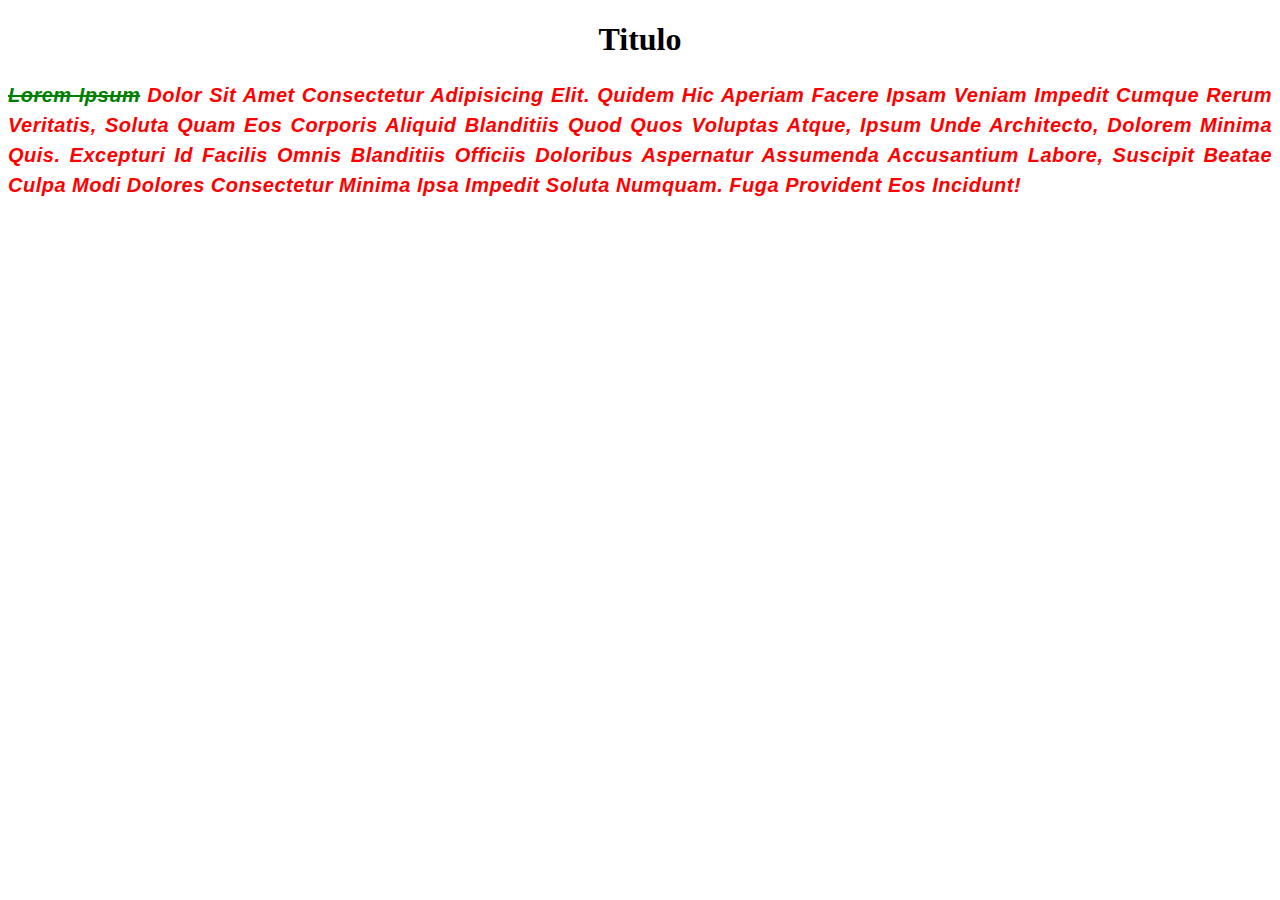
<file: Curso CSS/Fuente y Texto/index.html>
<!DOCTYPE html>
<html>
<head>
    <title>Propiedades de Texto</title>
    <link rel="stylesheet" href="styles.css">
</head>
<body>
    <h1>Titulo</h1>
    <p>
        <span>Lorem ipsum</span> dolor sit amet consectetur adipisicing elit. Quidem hic aperiam facere ipsam veniam impedit cumque rerum veritatis, soluta quam eos corporis aliquid blanditiis quod quos voluptas atque, ipsum unde architecto, dolorem minima quis. Excepturi id facilis omnis blanditiis officiis doloribus aspernatur assumenda accusantium labore, suscipit beatae culpa modi dolores consectetur minima ipsa impedit soluta numquam. Fuga provident eos incidunt!
    </p>
</body>
</html>
</file>
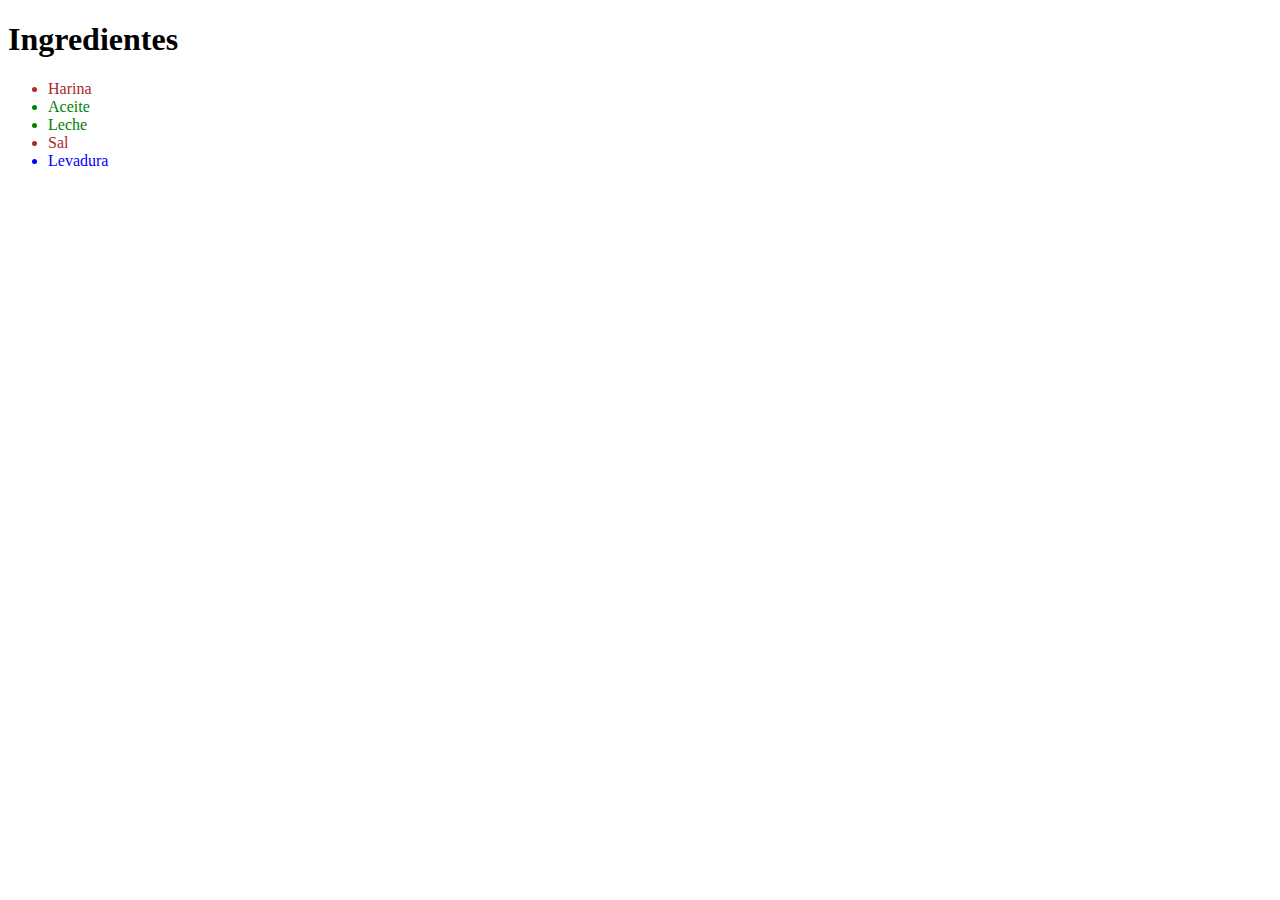
<file: Curso CSS/Selectores/index.html>
<!DOCTYPE html>
<html>
<head>
    <title>Selectores</title>
    <link rel="stylesheet" href="styles.css">
</head>
<body>
    <h1>Ingredientes</h1>
    <ul>
        <li class="faltante">Harina</li>
        <li>Aceite</li>
        <li>Leche</li>
        <li class="faltante">Sal</li>
        <li id="secreto">Levadura</li>
    </ul>
</body>
</html>
</file>
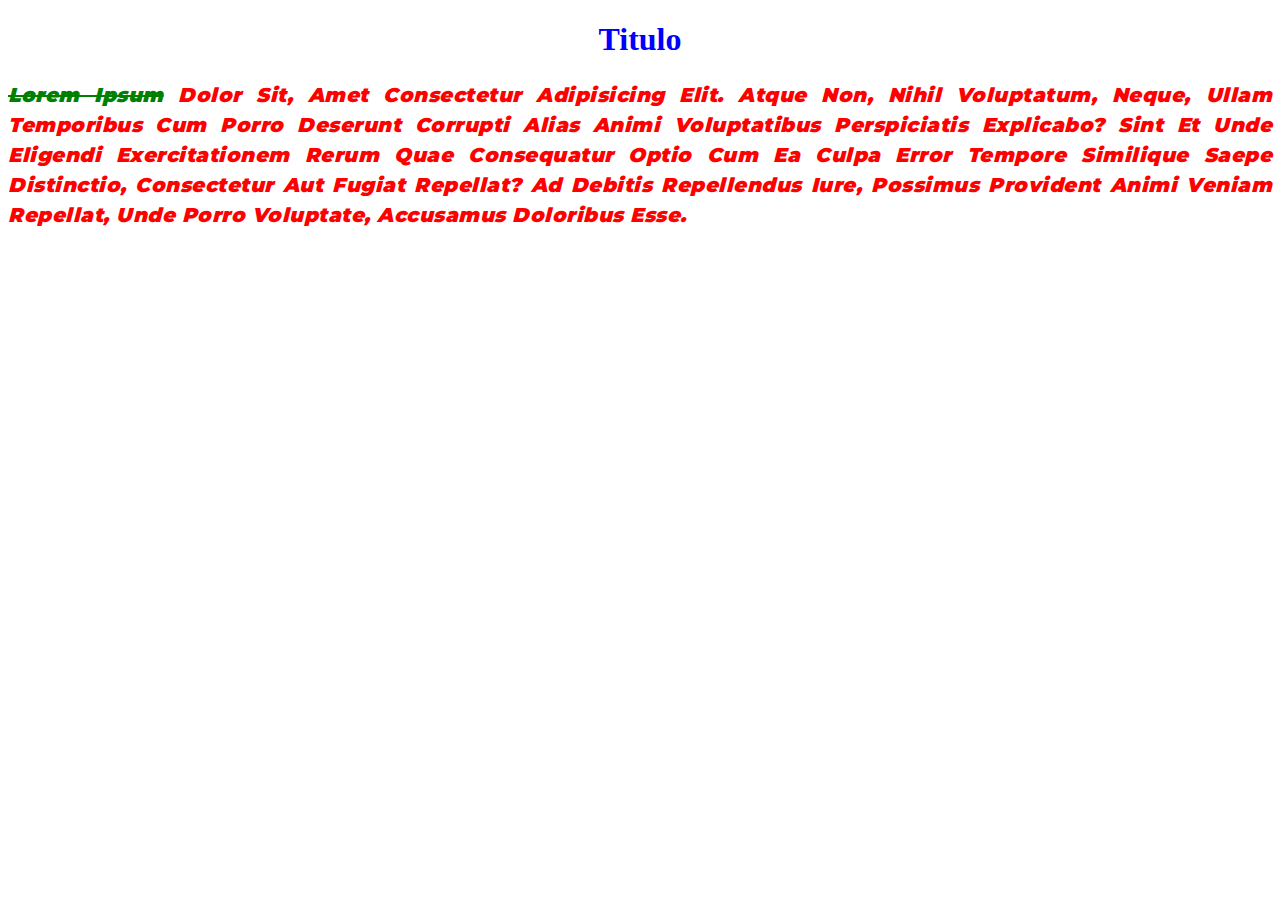
<file: Curso CSS/Tipografias Externas/index.html>
<!DOCTYPE html>
<html>
<head>
    <title>Tipografías Externas</title>
    <link rel="stylesheet" href="styles.css">
    <link rel="stylesheet" href="fonts.css">
</head>
<body>
    <h1>Titulo</h1>
    <p>
        <span>Lorem ipsum</span> dolor sit, amet consectetur adipisicing elit. Atque non, nihil voluptatum, neque, ullam temporibus cum porro deserunt corrupti alias animi voluptatibus perspiciatis explicabo? Sint et unde eligendi exercitationem rerum quae consequatur optio cum ea culpa error tempore similique saepe distinctio, consectetur aut fugiat repellat? Ad debitis repellendus iure, possimus provident animi veniam repellat, unde porro voluptate, accusamus doloribus esse.
    </p>
</body>
</html>
</file>
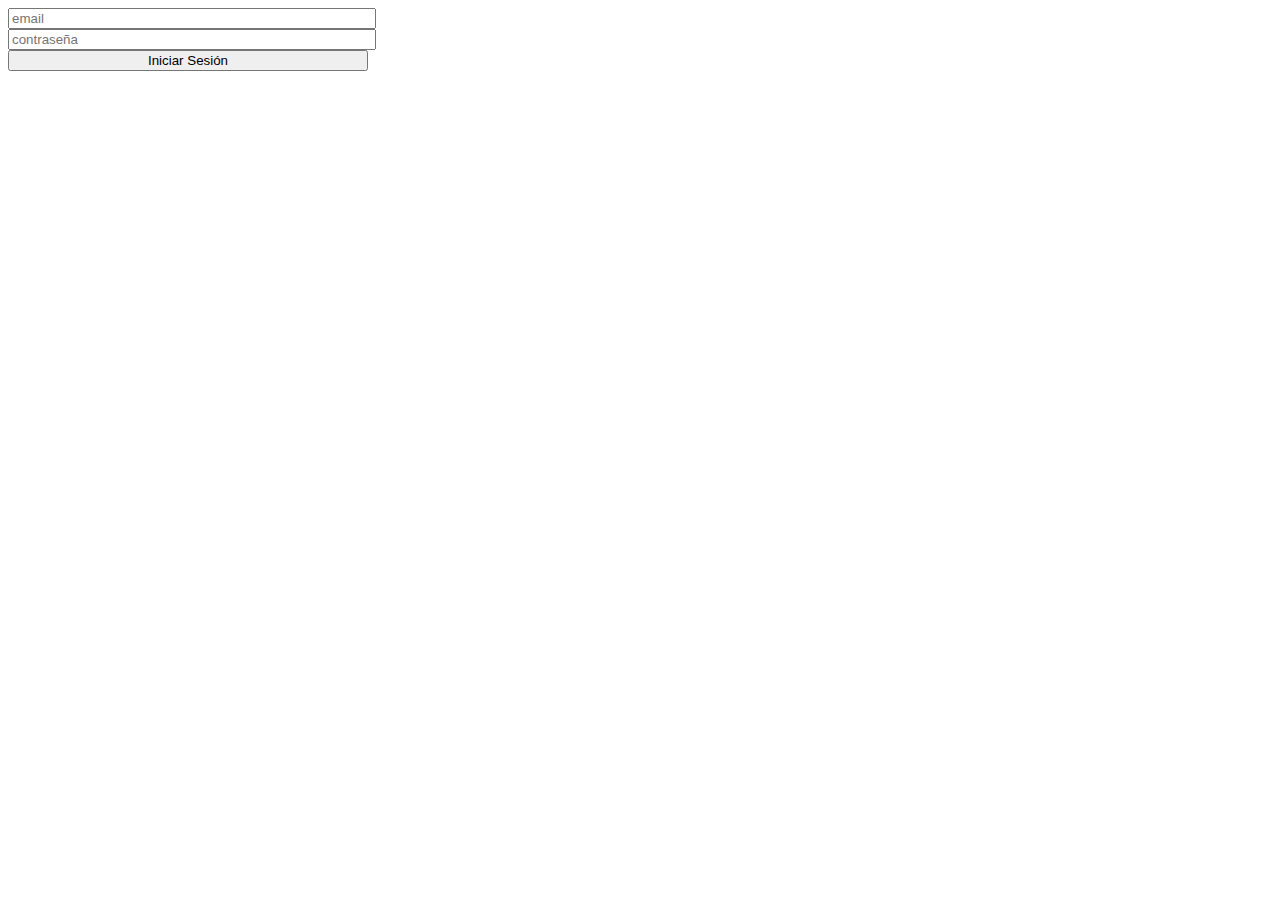
<file: Curso CSS/Box Model/Whidth y Height/index.html>
<!DOCTYPE html>
<html>
<head>
    <title>Width y Heigth</title>
    <link rel="stylesheet" href="styles.css">
</head>
<body>
    <form>
        <input type="email" placeholder="email">
        <input type="password" placeholder="contraseña">
        <input type="submit" value="Iniciar Sesión">
    </form>
</body>
</html>
</file>
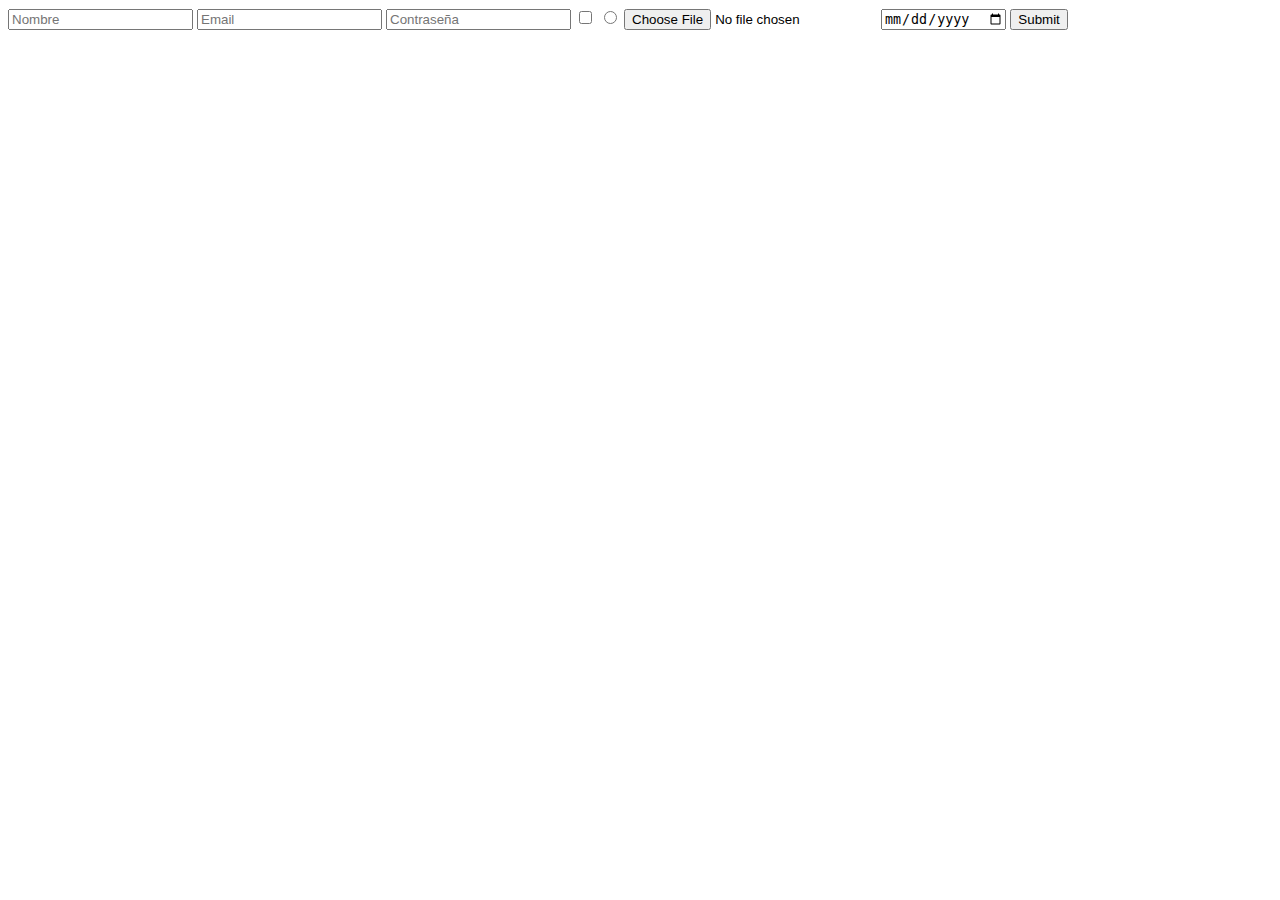
<file: formularios.html>
<!DOCTYPE html>
<html>
<head>
    <title>Formularios</title>
</head>
<body>
    <form action="">
        <input type="text" required name="username" placeholder="Nombre">
        <input type="email" required name="email" placeholder="Email">
        <input type="password" required name="password" placeholder="Contraseña">
        <input type="checkbox" required name="checkbox">
        <input type="radio" name="radio">
        <input type="file" name="file">
        <input type="date" name="fecha">
        <input type="submit">
    </form>
</body>
</html>
</file>
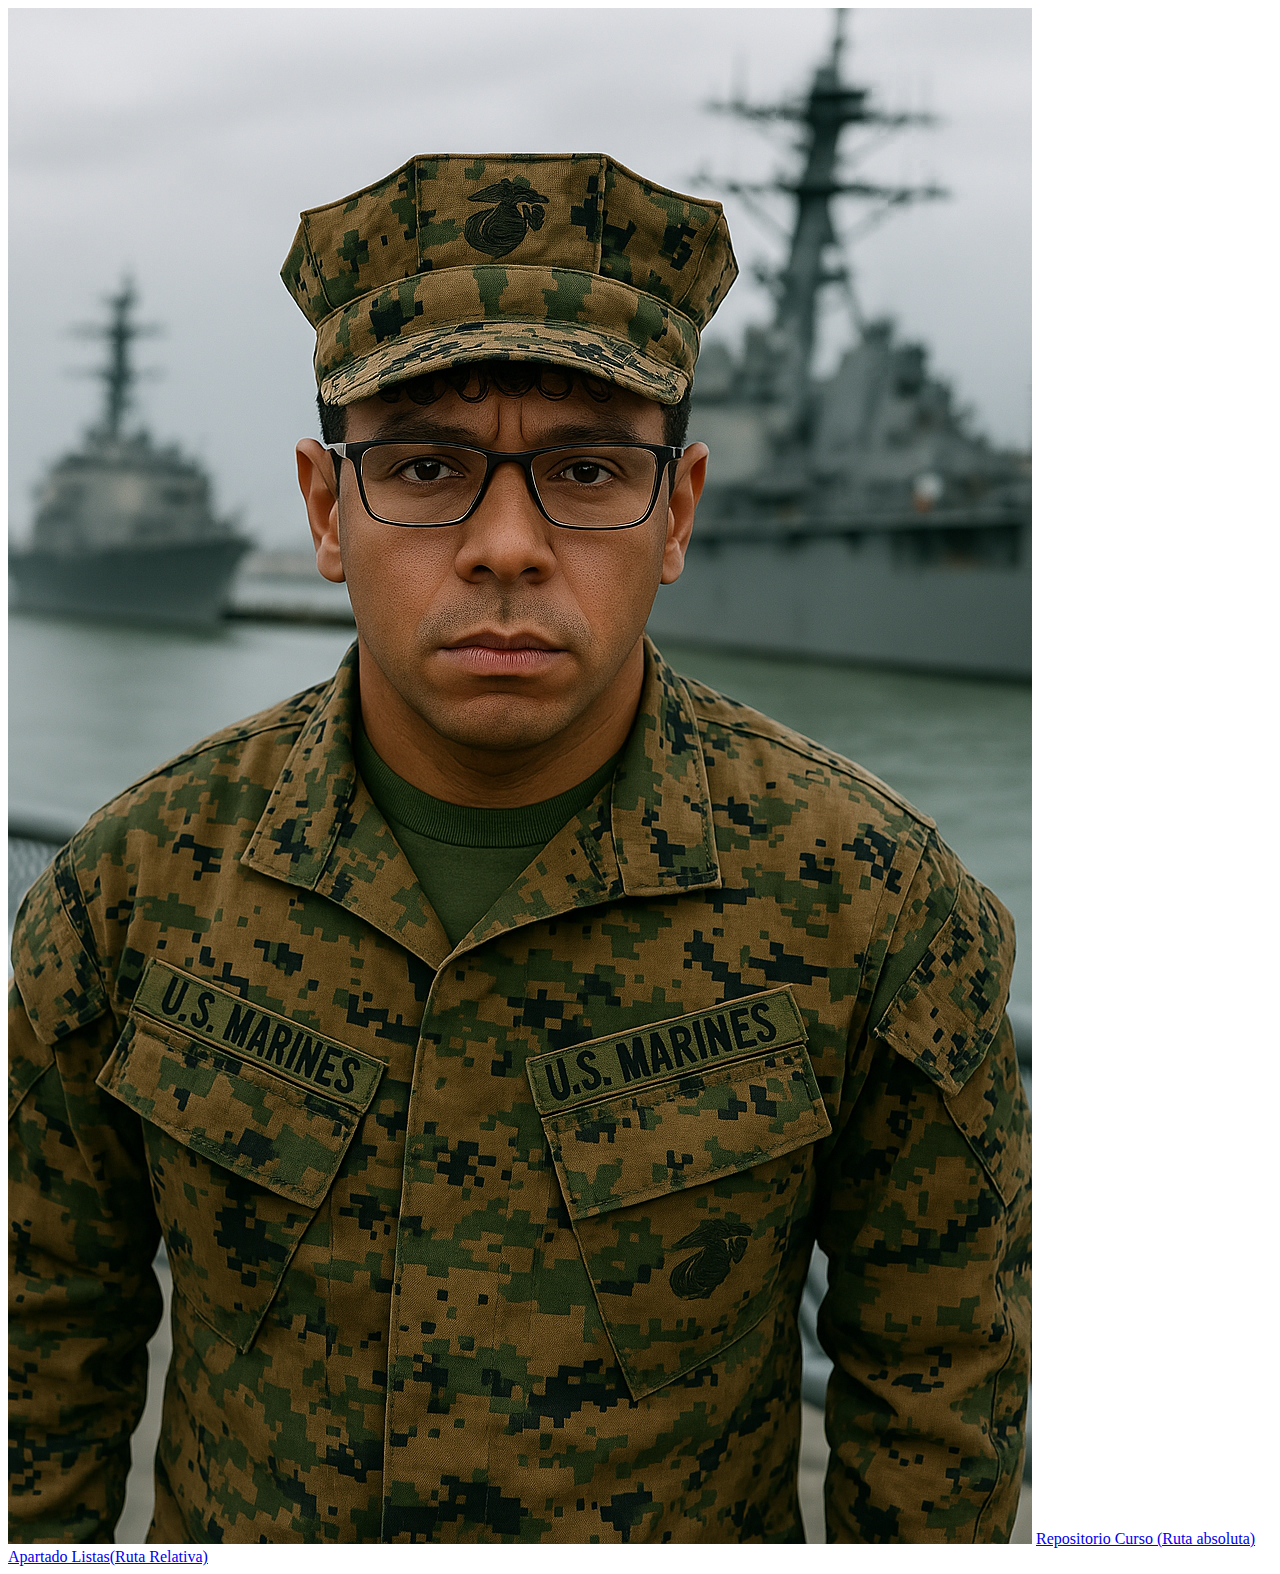
<file: imagenes_rutas.html>
<!DOCTYPE html>
<html>
<head>
    <title>Imagenes y Rutas</title>
</head>
<body>
    <!-- Imagenes-->
    <img src="img/sergio.png" alt="Sergio con traje Militar">
    <!-- Rutas -->
    <a href="https://github.com/SergioAntonioDevWeb/cursohtml.git">Repositorio Curso (Ruta absoluta)</a>
    <a href="listas.html">Apartado Listas(Ruta Relativa)</a>
</body>
</html>
</file>
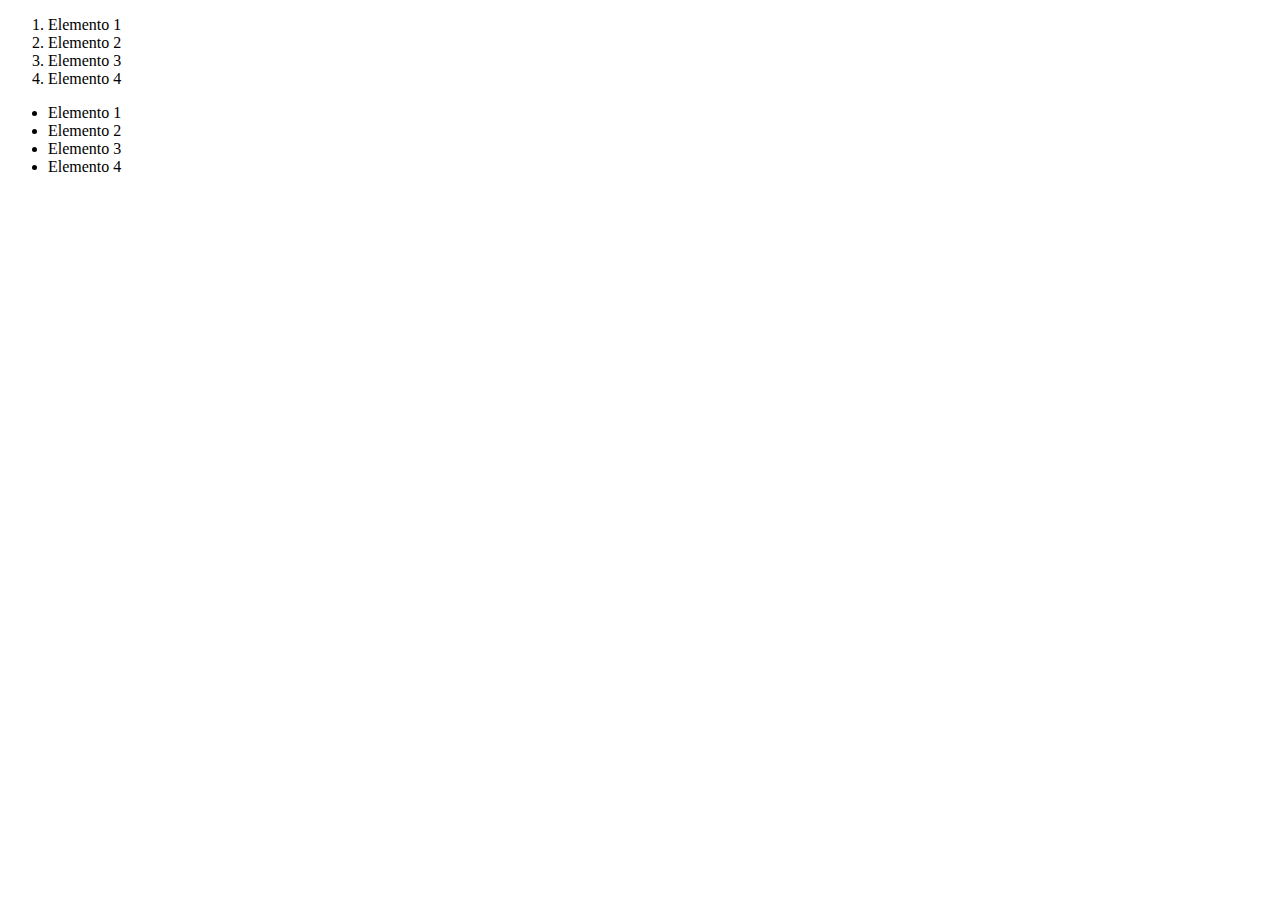
<file: listas.html>
<!DOCTYPE html>
<html>
<head>
    <title>Listas</title>
</head>
<body>
    <!-- Listas Ordenadas-->
    <ol>
        <li>Elemento 1</li>
        <li>Elemento 2</li>
        <li>Elemento 3</li>
        <li>Elemento 4</li>
    </ol>
    <!-- Listas Desordenadas-->
    <ul>
        <li>Elemento 1</li>
        <li>Elemento 2</li>
        <li>Elemento 3</li>
        <li>Elemento 4</li>
    </ul>
</body>
</html>
</file>
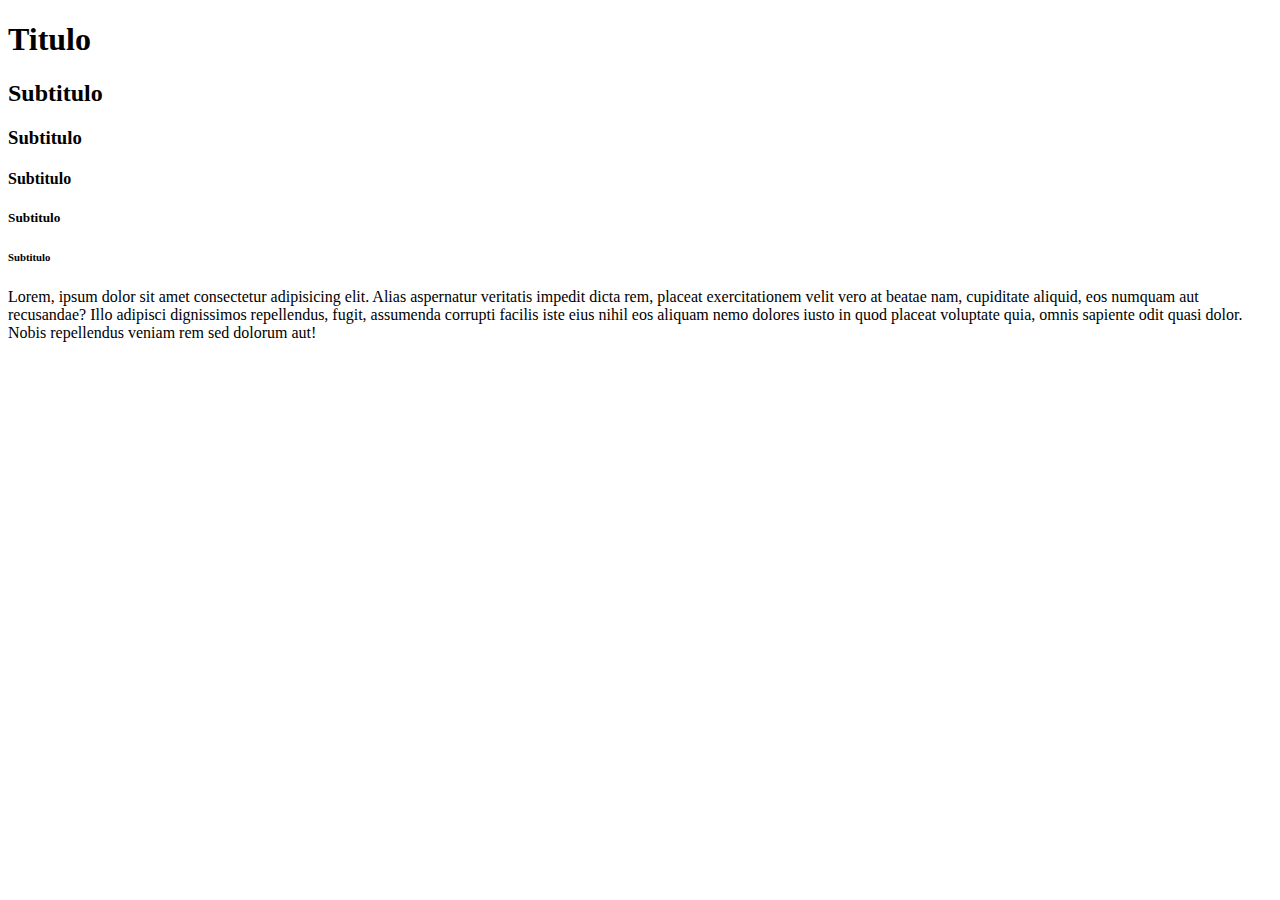
<file: parrafos_encabezados.html>
<!DOCTYPE html>
<html>
<head>
    <title>Parrafos y Encabezados</title>
</head>
<body>
    <!-- Encabezados -->
    <h1>Titulo</h1>
    <h2>Subtitulo</h2>
    <h3>Subtitulo</h3>
    <h4>Subtitulo</h4>
    <h5>Subtitulo</h5>
    <h6>Subtitulo</h6>
    <!-- Parrafos -->
    <p>
        Lorem, ipsum dolor sit amet consectetur adipisicing elit. Alias aspernatur veritatis impedit dicta rem, placeat exercitationem velit vero at beatae nam, cupiditate aliquid, eos numquam aut recusandae? Illo adipisci dignissimos repellendus, fugit, assumenda corrupti facilis iste eius nihil eos aliquam nemo dolores iusto in quod placeat voluptate quia, omnis sapiente odit quasi dolor. Nobis repellendus veniam rem sed dolorum aut!
    </p>
</body>
</html>
</file>
<file: Curso CSS/Fuente y Texto/styles.css>
h1 {
    text-align: center;
}

p {
    color: red;
    font-family: sans-serif;
    font-size: 20px;
    font-weight: bolder;
    font-style: italic;
    text-align: justify;
    line-height: 1.5;
    letter-spacing: 0.5px;
    text-transform: capitalize;
}

span {
    text-decoration: line-through;
    color: green;
}
</file>
<file: Curso CSS/Selectores/styles.css>
li {
    color: green;
}

.faltante {
    color: brown;
}

#secreto {
    color: blue;
}
</file>
<file: Curso CSS/Tipografias Externas/styles.css>
h1 {
    color: blue;
    text-align: center;
}

span {
    color: green;
    text-decoration: line-through;
}

p {
    color: red;
    font-family: Sergio;
    font-size: 20px;
    font-weight: 900;
    font-style: italic;
    text-align: justify;
    line-height: 1.5;
    letter-spacing: 0.5px;
    text-transform: capitalize;
}
</file>
<file: Curso CSS/Tipografias Externas/fonts.css>
@font-face {
    font-family: "Sergio";
    src: url("fonts/Montserrat-ExtraLight.ttf") format("truetype");
    font-weight: 100;
}

@font-face {
    font-family: "Sergio";
    src: url("fonts/Montserrat-Regular.ttf") format("truetype");
    font-weight: 400;
}

@font-face {
    font-family: "Sergio";
    src: url("fonts/Montserrat-Bold.ttf") format("truetype");
    font-weight: 500;
}

@font-face {
    font-family: "Sergio";
    src: url("fonts/Montserrat-ExtraBold.ttf") format("truetype");
    font-weight: 700;
}

@font-face {
    font-family: "Sergio";
    src: url("fonts/Montserrat-Black.ttf") format("truetype");
    font-weight: 900;
}
</file>
<file: Curso CSS/Box Model/Whidth y Height/styles.css>
input {
    width: 90%;
}

form {
    width: 400px;
}
</file>
